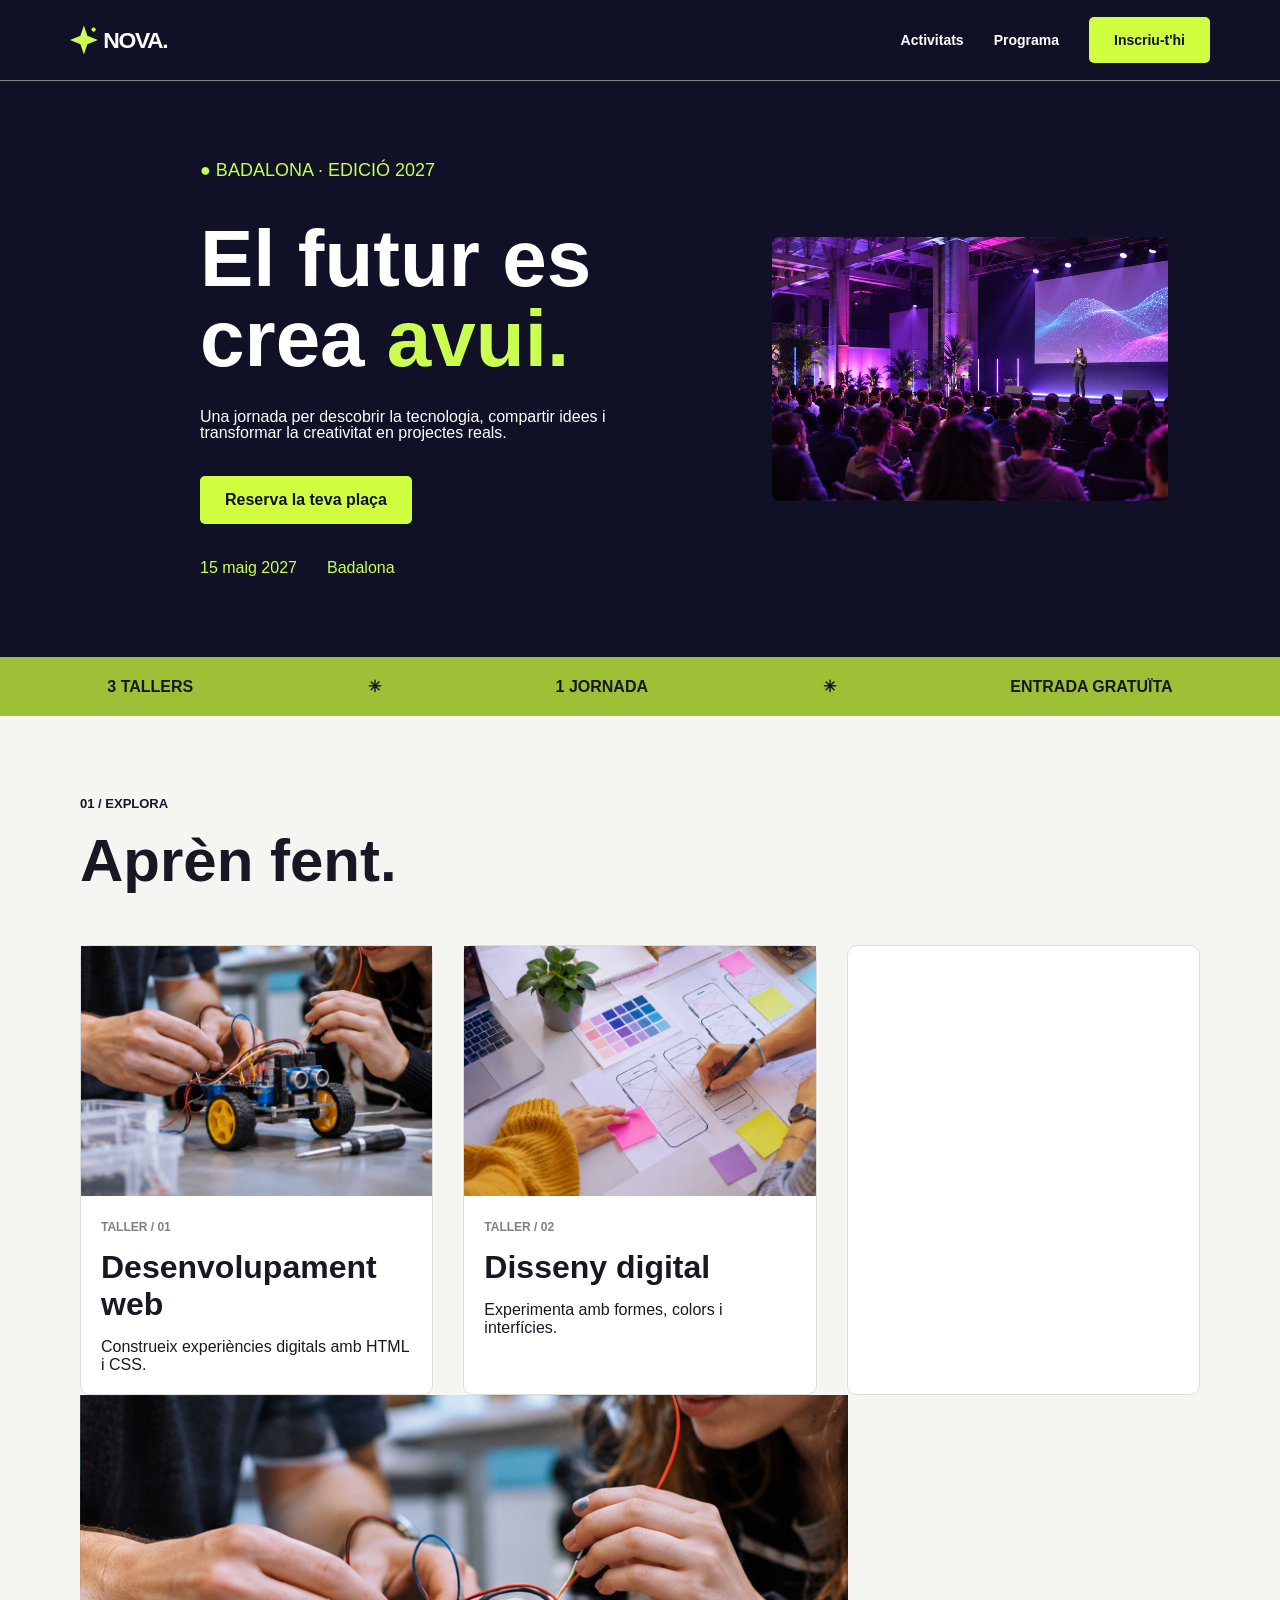
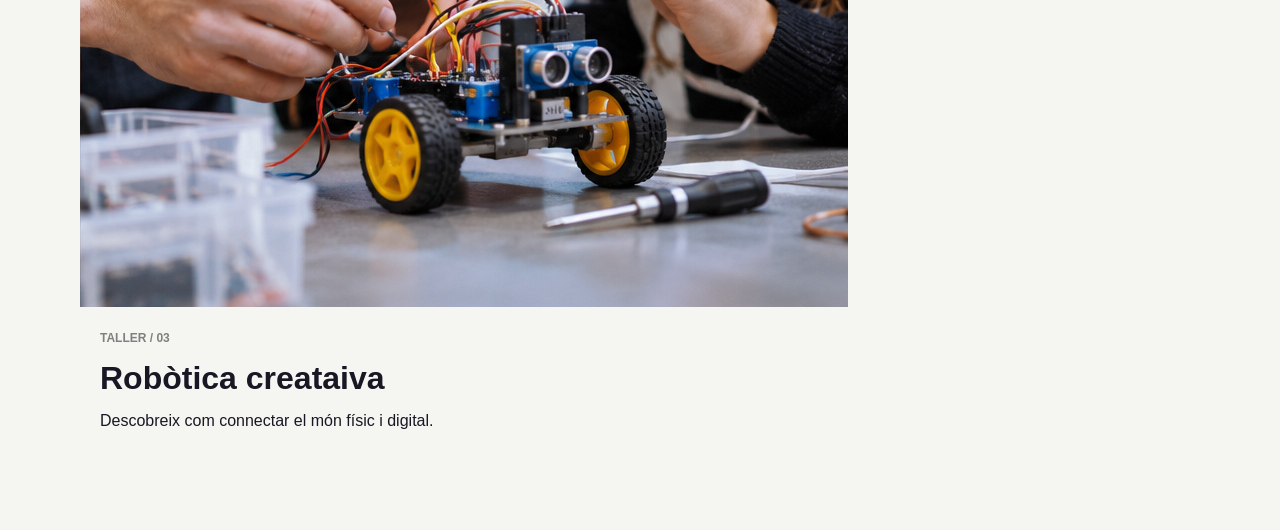
<file: examen27/index.html>
<!DOCTYPE html>
<html lang="en">
<head>
    <meta charset="UTF-8">
    <meta name="viewport" content="width=device-width, initial-scale=1.0">
    <title>Examen_css</title>
    <link rel="stylesheet" href="styles.css">
</head>
<body>

    <!-- HEADER part 1-->

    <header>
        <nav> 
            <div class="logo">
                <img class="logo" src="icons/logo.svg" alt="logo-icon">
            </div>

            <ul>
                <li><a href="#">Activitats</a></li>
                <li><a href="#">Programa</a></li>
                <li><a href="#" class="btn">Inscriu-t'hi</a></li>
            </ul>
        </nav>
    </header>

    <!-- HERO part 2-->
    <section class="hero">

        <div class="hero-text">
            <p class="subtitulo">● BADALONA · EDICIÓ 2027</p>

            <h2>El futur es <br>crea <span class="span-avui">avui.</span></h2>

            <p>Una jornada per descobrir la tecnologia, compartir idees i transformar la creativitat en projectes reals.</p>

            <a href="#" class="btn">Reserva la teva plaça</a>

            <div class="info">
                <span> 15 maig 2027</span>
                <span> Badalona</span>
            </div>
        </div>

        <div class="hero-img">
            <img src="img/hero.jpg" alt="hero-img">
        </div>

    </section>

    <!-- BARRA VERDA  part 3 -->
    
    <section class="barra"> 
        <p>3 TALLERS</p>
        <p>✳</p>
        <p>1 JORNADA</p>
        <p>✳</p>
        <p>ENTRADA GRATUÏTA</p>
    </section>

    <!-- TALLERS Parte 4-->
    
    <section class="tallers">

        <div class="titol-seccio">
            <p>01 / EXPLORA</p>
            <h2>Aprèn fent.</h2>
        </div>

        <div class="cards">

            <article class="card">
                <img src="img/robot.jpg" alt="web-img">
                <div class="card-content">
                    <p>TALLER / 01</p>
                    <h3>Desenvolupament web</h3>
                    <p>Construeix experiències digitals amb HTML i CSS.</p>
                </div>
            </article>

            <article class="card">
                <img src="img/design.jpg" alt="design-img">
                <div class="card-content">
                    <p>TALLER / 02</p>
                    <h3>Disseny digital</h3>
                    <p>Experimenta amb formes, colors i interfícies.</p>
                </div>
            </article>

            <article class="card">
                </div>
                <img src="img/robot.jpg" alt="robot-img">
                <div class="card-content">
                    <p>TALLER / 03</p>
                    <h3>Robòtica creataiva</h3>
                    <p>Descobreix com connectar el món físic i digital.</p>
                </div>
            </article> 
        </div>

    </section>
</body>
</html>
</file>
<file: examen27/styles.css>
*{
    margin: 0;
    padding: 0;
    box-sizing: border-box;
}

body{
    font-family: Arial, Helvetica, sans-serif;
    background: #f5f5f2;
    color: #181724;
}

/* HEADER Part 1*/

header{
    background: #101126;
    padding: 10px 70px;
    border-bottom: 1px solid #888888;
}

nav{
    display: flex;
    justify-content: space-between;
    align-items: center;
}

.logo{
    width: 100px;
    height: 60px;
    
}

nav ul{
    display: flex;
    list-style: none;
    align-items: center;
    gap: 30px;
}

nav a{
    color: white;
    text-decoration: none;
    font-size: 14px;
    font-weight: 600;
}

.btn{
    background: #d0ff3f;
    color: #101126;
    padding: 15px 25px;
    border-radius: 5px;
    text-decoration: none;
    font-weight: bold;
    display: inline-block;
}

/* HERO part 2*/

.hero{
    background: #101126;
    color: white;
    display: flex;
    align-items: center;
    padding: 80px 200px;
    gap: 30px;
}



.subtitulo{
    color: #c4ff52;
    font-size: 18px;
    margin-bottom: 40px;
}

.hero h2{
    font-size: 80px;
    line-height: 1;
    margin-bottom: 30px;
}

.hero span{
    color:  #CAFF52;
}

.hero-text p{
    width: 410px;
    line-height: 1.0;
}

.hero .btn{
    margin-top: 35px;
}

.info{
    display: flex;
    gap: 30px;
    margin-top: 35px;
    color: #bbb;
}

.hero-img img{
    width: 90%;
    border-radius: 7px;
    display: flex;
    margin-left: 30%;
}

/* BARRA  Part 3*/

.barra{
    background:  #9dc036;
    display: flex;
    justify-content: space-around;
    align-items: center;
    padding: 20px;
    font-weight: bold;
}


/* TALLERS Part 4*/

.tallers{
    padding: 80px;
}

.titol-seccio p{
    font-size: 13px;
    font-weight: bold;
    margin-bottom: 15px;
}

.titol-seccio h2{
    font-size: 60px;
    margin-bottom: 50px;
}

.cards{
    display: flex;
    gap: 30px;
}

.card{
    background: #ffffff;
    border-radius: 10px;
    flex: 1;
    border: 1px solid #ddd;
}

.card img{
    width: 100%;
    height: 250px;
    object-fit: cover;
}

.card-content{
    padding: 20px;
}

.card-content p:first-child{
    font-size: 12px;
    font-weight: bold;
    color: #808080;
}

.card-content h3{
    margin: 15px 0;
    font-size: 32px;
}
</file>
